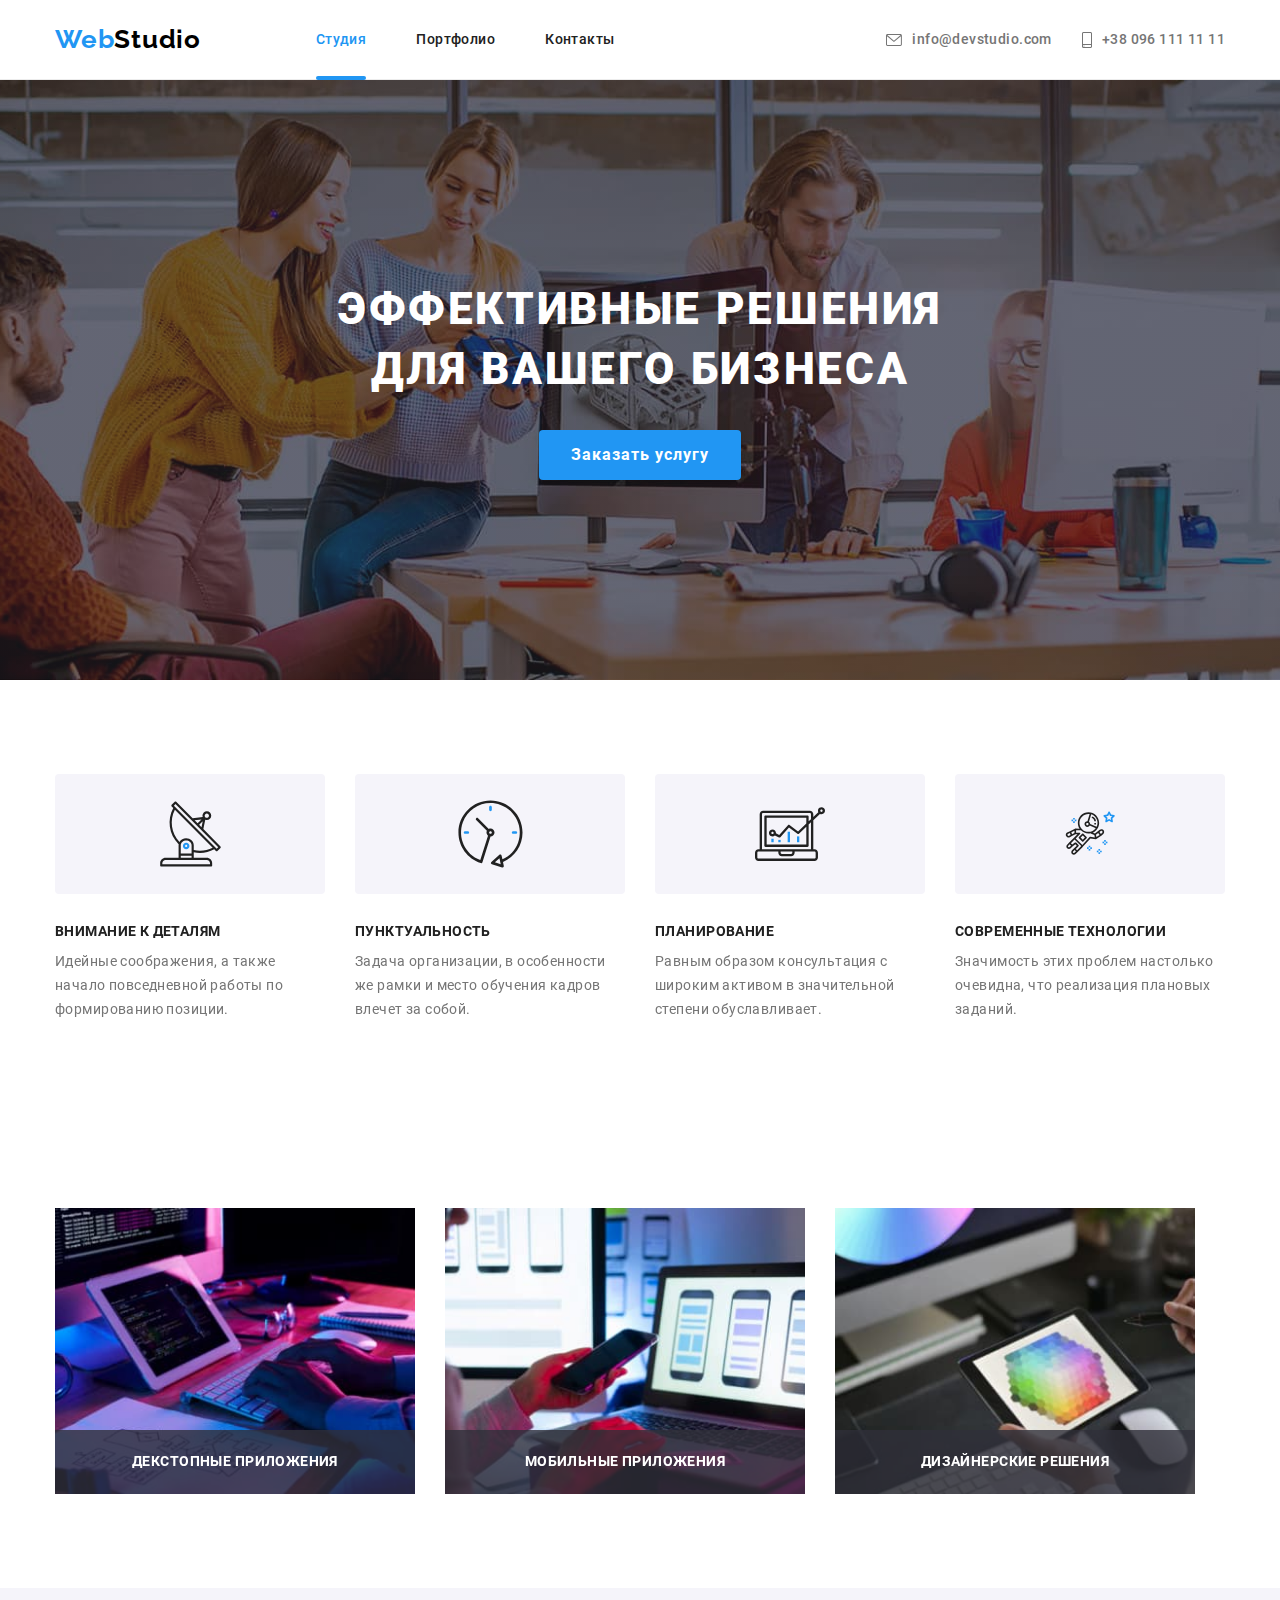
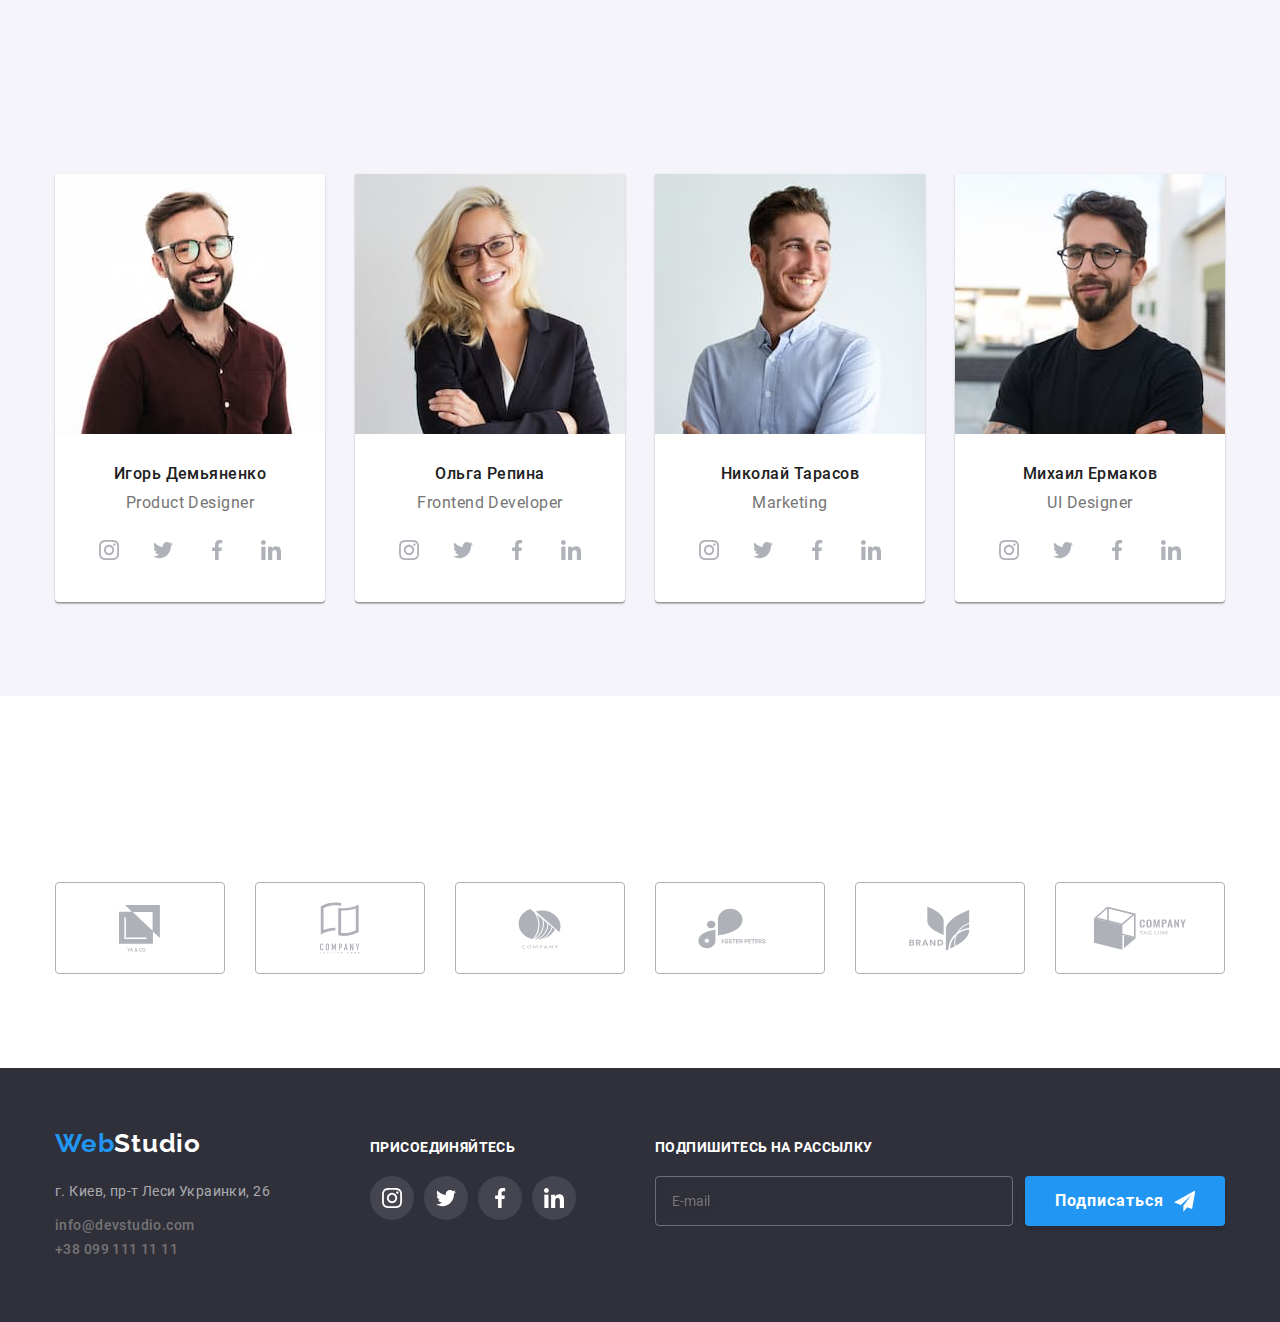
<file: index.html>
<!DOCTYPE html>
<html lang="ru">

<head>
    <meta charset="UTF-8">
    <meta http-equiv="X-UA-Compatible" content="IE=edge">
    <meta name="viewport" content="width=device-width, initial-scale=1.0">
    <title>Студия</title>
    <link rel="preconnect" href="https://fonts.googleapis.com">
    <link rel="preconnect" href="https://fonts.gstatic.com" crossorigin>
   
  
    <link rel="stylesheet"
        href="https://cdnjs.cloudflare.com/ajax/libs/modern-normalize/1.1.0/modern-normalize.min.css">
    <link rel="stylesheet" href="./css/main.min.css" />
    <link rel="stylesheet" href="https://cdnjs.cloudflare.com/ajax/libs/animate.css/4.1.1/animate.min.css" />
    <link href="https://unpkg.com/aos@2.3.1/dist/aos.css" rel="stylesheet">
</head>

<body>

    <!--Шапка сайта-->
    <header class="header">
        <div class="container">


            <a href="/" class="logo" lang="en">Web<span class="logo--color-black" lang="en">Studio</span>
            </a>
            <!--Навигация-->

            <nav>
                <ul class="nav list">
                    <li class="nav__item"><a href="" class="nav__link nav__link--current">Студия</a>
                        <div class="nav__line"></div>
                    </li>
                    <li class="nav__item"><a href="./portfolio.html" class="nav__link ">Портфолио</a>
                        <div class="nav__line"></div>
                    </li>
                    <li class="nav__item"><a href="" class="nav__link">Контакты</a>
                        <div class="nav__line"></div>
                    </li>

                </ul>
            </nav>


            <ul class="contact list">
                <li class="contact__item"><a href="mailto:info@devstudio.com" class="contact__link"><svg
                            class="contact__icon" width="16" height="12">
                            <use href="./images/icons.svg#icon-envelope-hover"></use>
                        </svg>info@devstudio.com</a></li>
                <li class="contact__item"><a href="tel:+380961111111" class="contact__link"><svg class="contact__icon"
                            width="10" height="16">
                            <use href="./images/icons.svg#icon-smartphone"></use>
                        </svg>+38 096 111 11 11</a></li>
            </ul>
        </div>

    </header>
    <div class="container"></div>
    <main>
        <!--Heroy-->

        <section class="hero">
            <div class="container">
                <h1 class="hero__title animate__animated animate__swing">
                    Эффективные решения для вашего бизнеса
                </h1>
                <button type="button" class="hero__btn btn" data-modal-open>Заказать услугу</button>


            </div>
        </section>

        <!--Наши преимущества-->
        <section class="feature section">
            <div class="container">
                <!--Заголовок под скрытие-->
                <h2 class="visually-hidden">Наши преимущества</h2>

                <ul class="feature__list list" data-aos="fade-up">
                    <li class="feature__item">
                        <div class="feature__wrap">
                            <svg class="feature__icon" width="65" height="70">
                                <use href="./images/icons.svg#icon-antenna-1"></use>
                            </svg>
                        </div>
                        <h3 class="feature__title">Внимание к деталям</h3>
                        <p class="feature__article">Идейные соображения, а также начало повседневной работы по
                            формированию позиции.</p>

                    </li>

                    <li class="feature__item">
                        <div class="feature__wrap">
                            <svg class="feature__icon" width="67" height="70">
                                <use href="./images/icons.svg#icon-clock-1"></use>
                            </svg>
                        </div>
                        <h3 class="feature__title">Пунктуальность</h3>
                        <p class="feature__article">Задача организации, в особенности же рамки и место обучения кадров
                            влечет за собой.</p>

                    </li>

                    <li class="feature__item">
                        <div class="feature__wrap">
                            <svg class="feature__icon" width="70" height="70">
                                <use href="./images/icons.svg#icon-diagram-1"></use>
                            </svg>
                        </div>
                        <h3 class="feature__title">Планирование</h3>
                        <p class="feature__article">Равным образом консультация с широким активом в значительной степени
                            обуславливает.</p>

                    </li>

                    <li class="feature__item">
                        <div class="feature__wrap">
                            <svg class="feature__icon" width="55" height="61">
                                <use href="./images/icons.svg#icon-astronaut-1"></use>
                            </svg>
                        </div>
                        <h3 class="feature__title">Современные технологии</h3>
                        <p class="feature__article">Значимость этих проблем настолько очевидна, что реализация плановых
                            заданий.</p>

                    </li>
                </ul>

            </div>
        </section>
        <!--Чем мы занимаемся?-->
        <section class="work section">
            <div class="container">
                <h2 class="section__title" data-aos="fade-up">
                    Чем мы занимаемся
                </h2>
                <ul class="work__list list">
                    <li class="work__item">
                        <div class="work__wrap">
                            <img src="./images/box1.jpg" alt="example-1" width="370">
                            <p class="work__title">Декстопные приложения
                            </p>
                        </div>
                    </li>

                    <li class="work__item">
                        <div class="work__wrap">
                            <img src="./images/box2.jpg" alt="example-2" width="370">
                            <p class="work__title">Мобильные приложения
                            </p>
                        </div>
                    </li>
                    <li class="work__item">
                        <div class="work__wrap">
                            <img src="./images/box3.jpg" alt="example-3" width="370">
                            <p class="work__title">Дизайнерские решения
                            </p>
                        </div>
                    </li>
                </ul>
            </div>

        </section>
        <!--Наша команда-->

        <section class="team section">
            <div class="container">
                <h2 class="section__title" data-aos="fade-up">
                    Наша команда
                </h2>
                <ul class="team__list list">
                    <li class="team__item">
                        <img src="./images/img.jpg" alt="" width="270">
                        <div class="team__wrap">
                            <h3 class="team__title">Игорь Демьяненко</h3>
                            <p lang="en" class="team__text">Product Designer</p>
                            <ul class="soc__list soc__list--margin-top list">
                                <li class="soc__item">
                                    <a href="" class="soc__link">
                                        <svg class="soc__icon soc__icon--color-grey" width="20" height="20">
                                            <use href="./images/icons.svg#icon-instagram-footer-1">

                                            </use>
                                        </svg></a>
                                </li>
                                <li class="soc__item">
                                    <a href="" class="soc__link">
                                        <svg class="soc__icon soc__icon--color-grey" width="20" height="20">
                                            <use href="./images/icons.svg#icon-twitter-footer-2">

                                            </use>
                                        </svg></a>
                                </li>
                                <li class="soc__item">
                                    <a href="" class="soc__link">
                                        <svg class="soc__icon soc__icon--color-grey" width="20" height="20">
                                            <use href="./images/icons.svg#icon-facebook-footer-3">

                                            </use>
                                        </svg></a>
                                </li>
                                <li class="soc__item">
                                    <a href="" class="soc__link">
                                        <svg class="soc__icon soc__icon--color-grey" width="20" height="20">
                                            <use href="./images/icons.svg#icon-linkedin-footer-4">

                                            </use>
                                        </svg></a>
                                </li>
                            </ul>
                        </div>
                    </li>
                    <li class="team__item">
                        <img src="./images/img1.jpg" alt="" width="270">
                        <div class="team__wrap">
                            <h3 class="team__title">Ольга Репина</h3>
                            <p lang="en" class="team__text">Frontend Developer</p>
                            <ul class="soc__list soc__list--margin-top list">
                                <li class="soc__item">
                                    <a href="" class="soc__link">
                                        <svg class="soc__icon soc__icon--color-grey" width="20" height="20">
                                            <use href="./images/icons.svg#icon-instagram-footer-1">

                                            </use>
                                        </svg></a>
                                </li>
                                <li class="soc__item">
                                    <a href="" class="soc__link">
                                        <svg class="soc__icon soc__icon--color-grey" width="20" height="20">
                                            <use href="./images/icons.svg#icon-twitter-footer-2">

                                            </use>
                                        </svg></a>
                                </li>
                                <li class="soc__item">
                                    <a href="" class="soc__link">
                                        <svg class="soc__icon soc__icon--color-grey" width="20" height="20">
                                            <use href="./images/icons.svg#icon-facebook-footer-3">

                                            </use>
                                        </svg></a>
                                </li>
                                <li class="soc__item">
                                    <a href="" class="soc__link">
                                        <svg class="soc__icon soc__icon--color-grey" width="20" height="20">
                                            <use href="./images/icons.svg#icon-linkedin-footer-4">

                                            </use>
                                        </svg></a>
                                </li>
                            </ul>
                        </div>
                    </li>
                    <li class="team__item">
                        <img src="./images/img2.jpg" alt="" width="270">
                        <div class="team__wrap">
                            <h3 class="team__title">Николай Тарасов</h3>
                            <p lang="en" class="team__text">Marketing</p>
                            <ul class="soc__list soc__list--margin-top list">
                                <li class="soc__item">
                                    <a href="" class="soc__link">
                                        <svg class="soc__icon soc__icon--color-grey" width="20" height="20">
                                            <use href="./images/icons.svg#icon-instagram-footer-1">

                                            </use>
                                        </svg></a>
                                </li>
                                <li class="soc__item">
                                    <a href="" class="soc__link">
                                        <svg class="soc__icon soc__icon--color-grey" width="20" height="20">
                                            <use href="./images/icons.svg#icon-twitter-footer-2">

                                            </use>
                                        </svg></a>
                                </li>
                                <li class="soc__item">
                                    <a href="" class="soc__link">
                                        <svg class="soc__icon soc__icon--color-grey" width="20" height="20">
                                            <use href="./images/icons.svg#icon-facebook-footer-3">

                                            </use>
                                        </svg></a>
                                </li>
                                <li class="soc__item">
                                    <a href="" class="soc__link">
                                        <svg class="soc__icon soc__icon--color-grey" width="20" height="20">
                                            <use href="./images/icons.svg#icon-linkedin-footer-4">

                                            </use>
                                        </svg></a>
                                </li>
                            </ul>
                        </div>
                    </li>
                    <li class="team__item">
                        <img src="./images/img3.jpg" alt="" width="270">
                        <div class="team__wrap">
                            <h3 class="team__title">Михаил Ермаков</h3>
                            <p lang="en" class="team__text">UI Designer</p>
                            <ul class="soc__list soc__list--margin-top list">
                                <li class="soc__item">
                                    <a href="" class="soc__link">
                                        <svg class="soc__icon soc__icon--color-grey" width="20" height="20">
                                            <use href="./images/icons.svg#icon-instagram-footer-1">

                                            </use>
                                        </svg></a>
                                </li>
                                <li class="soc__item">
                                    <a href="" class="soc__link">
                                        <svg class="soc__icon soc__icon--color-grey" width="20" height="20">
                                            <use href="./images/icons.svg#icon-twitter-footer-2">

                                            </use>
                                        </svg></a>
                                </li>
                                <li class="soc__item">
                                    <a href="" class="soc__link">
                                        <svg class="soc__icon soc__icon--color-grey" width="20" height="20">
                                            <use href="./images/icons.svg#icon-facebook-footer-3">

                                            </use>
                                        </svg></a>
                                </li>
                                <li class="soc__item">
                                    <a href="" class="soc__link">
                                        <svg class="soc__icon soc__icon--color-grey" width="20" height="20">
                                            <use href="./images/icons.svg#icon-linkedin-footer-4">

                                            </use>
                                        </svg></a>
                                </li>
                            </ul>
                        </div>
                    </li>
                </ul>


            </div>
        </section>
        <section class="client section">
            <div class="container">
                <h2 class="section__title" data-aos="fade-up">Постоянные клиенты</h2>
                <ul class="client__list list">
                    <li class="client__item">
                        <a href="" class="client__link link">
                            <svg class="client__icon" width="41" height="47">
                                <use href="./images/icons.svg#icon-client1">

                                </use>
                            </svg></a>
                    </li>
                    <li class="client__item">
                        <a href="" class="client__link link">
                            <svg class="client__icon" width="40" height="52">
                                <use href="./images/icons.svg#icon-client2">

                                </use>
                            </svg></a>
                    </li>
                    <li class="client__item">
                        <a href="" class="client__link link">
                            <svg class="client__icon" width="43" height="41">
                                <use href="./images/icons.svg#icon-client3">

                                </use>
                            </svg></a>
                    </li>
                    <li class="client__item">
                        <a href="" class="client__link link">
                            <svg class="client__icon" width="84" height="41">
                                <use href="./images/icons.svg#icon-client4">

                                </use>
                            </svg></a>
                    </li>
                    <li class="client__item">
                        <a href="" class="client__link link">
                            <svg class="client__icon" width="63" height="45">
                                <use href="./images/icons.svg#icon-client5">

                                </use>
                            </svg></a>
                    </li>
                    <li class="client__item">
                        <a href="" class="client__link link">
                            <svg class="client__icon" width="94" height="44">
                                <use href="./images/icons.svg#icon-client6">

                                </use>
                            </svg></a>
                    </li>
                </ul>
            </div>
        </section>



    </main>



    <!--Footer-->

    <footer class="footer">
        <div class="container">




            <div class="logo__wrap">
                <a href="/" class="logo" lang="en">Web<span class="logo--color-white" lang="en">Studio</span>
                </a>
                <address class="adress">
                    <ul class="contact list contact--flex contact--fonts">
                        <li class="contact__item contact__item--margin"><span>г. Киев, пр-т Леси Украинки, 26</span>
                        </li>
                        <li class="contact__item "><a href="mailto:info@devstudio.com"
                                class="contact__link">info@devstudio.com</a></li>
                        <li><a href="tel:+380991111111" class="contact__link">+38 099 111 11 11</a></li>
                    </ul>
                </address>
            </div>




            <div class="soc">
                <h3 class="soc__title">Присоединяйтесь</h3>
                <ul class="soc__list list">
                    <li class="soc__item soc__item--color-grey">
                        <a href="" class="soc__link">
                            <svg class="soc__icon soc__icon--color-white" width="20" height="20">
                                <use href="./images/icons.svg#icon-instagram-footer-1">

                                </use>
                            </svg></a>
                    </li>
                    <li class="soc__item soc__item--color-grey">
                        <a href="" class="soc__link">
                            <svg class="soc__icon soc__icon--color-white" width="20" height="20">
                                <use href="./images/icons.svg#icon-twitter-footer-2">

                                </use>
                            </svg></a>
                    </li>
                    <li class="soc__item soc__item--color-grey">
                        <a href="" class="soc__link">
                            <svg class="soc__icon soc__icon--color-white" width="20" height="20">
                                <use href="./images/icons.svg#icon-facebook-footer-3">

                                </use>
                            </svg></a>
                    </li>
                    <li class="soc__item soc__item--color-grey">
                        <a href="" class="soc__link">
                            <svg class="soc__icon soc__icon--color-white" width="20" height="20">
                                <use href="./images/icons.svg#icon-linkedin-footer-4">

                                </use>
                            </svg></a>
                    </li>
                </ul>
            </div>

            <div class="subscribe__wrap">
                <h3 class="soc__title">Подпишитесь на рассылку</h3>
                <form class="subscribe__form">

                    <input class="subscribe__input" type="email" name="subscribe-email" placeholder="E-mail">

                    <!-- кнопка -->
                    <button type="submit" class="subscribe__btn btn">Подписаться
                        <svg class="subscribe__icon" width="24" height="24">
                            <use href="./images/icons.svg#icon-icon-send"></use>
                        </svg>

                    </button>
                </form>

            </div>
        </div>


    </footer>

    <div class="backdrop is-hidden" data-modal>
        <div class="modal">

            <h3 class="modal__title">Оставьте свои данные, мы вам перезвоним</h3>
            <form class="modal__form" autocomplete="on">
                <div class="modal__wrap">
                    <label class="modal__name" for="name">Имя</label>
                    <div class="input__wrap">
                        <input class="modal__input" type="text" name="username" id="name" autofocus required />
                        <svg class="input__icon" width="18" height="18">
                            <use href="./images/icons.svg#icon-person-black-18dp-1"></use>
                        </svg>
                    </div>

                </div>

                <div class="modal__wrap">

                    <label class="modal__name" for="phone_number">Телефон</label>
                    <div class="input__wrap">
                        <input class="modal__input" type="tel" name="phone_number" id="phone_number" required />
                        <svg class="input__icon" width="18" height="18">
                            <use href="./images/icons.svg#icon-phone-black-18dp-1"></use>
                        </svg>
                    </div>
                </div>

                <div class="modal__wrap">
                    <label class="modal__name" for="email">Почта</label>
                    <div class="input__wrap">
                        <input class="modal__input" type="email" name="email" id="email" required />
                        <svg class="input__icon" width="18" height="18">
                            <use href="./images/icons.svg#icon-email-black-18dp-1">
                            </use>
                        </svg>
                    </div>
                </div>



                <label class="modal__name" for="comments">Комментарий
                    <textarea class="modal__textarea" name="comments" rows="5" placeholder="Введите текст"
                        id="comments"></textarea>
                </label>


                <div class="modal__wrap">
                    <input class="modal__check" type="checkbox" name="terms" value="terms" id="terms" />
                    <label class="modal__check-text" for="terms">
                        <span>
                            <svg class="modal__check-icon" width="11" height="8">
                                <use href="./images/icons.svg#icon-check">
                                </use>
                            </svg>
                        </span>Соглашаюсь с рассылкой и принимаю &nbsp; <a href="" class="modal__check-link">Условия
                            договора
                        </a>
                    </label>
                </div>

                <button class="modal__btn btn" type="submit">Отправить</button>
            </form>

            <button type="button" class="close__btn" data-modal-close>
                <svg class="close__btn-icon" width="11" height="11">
                    <use href="./images/icons.svg#icon-Vector-1"></use>
                </svg>
            </button>
        </div>
    </div>
    <script src="./js/modal.js"></script>
    <script src="https://unpkg.com/aos@2.3.1/dist/aos.js"></script>
    <script>
        AOS.init();
    </script>
</body>

</html>
</file>
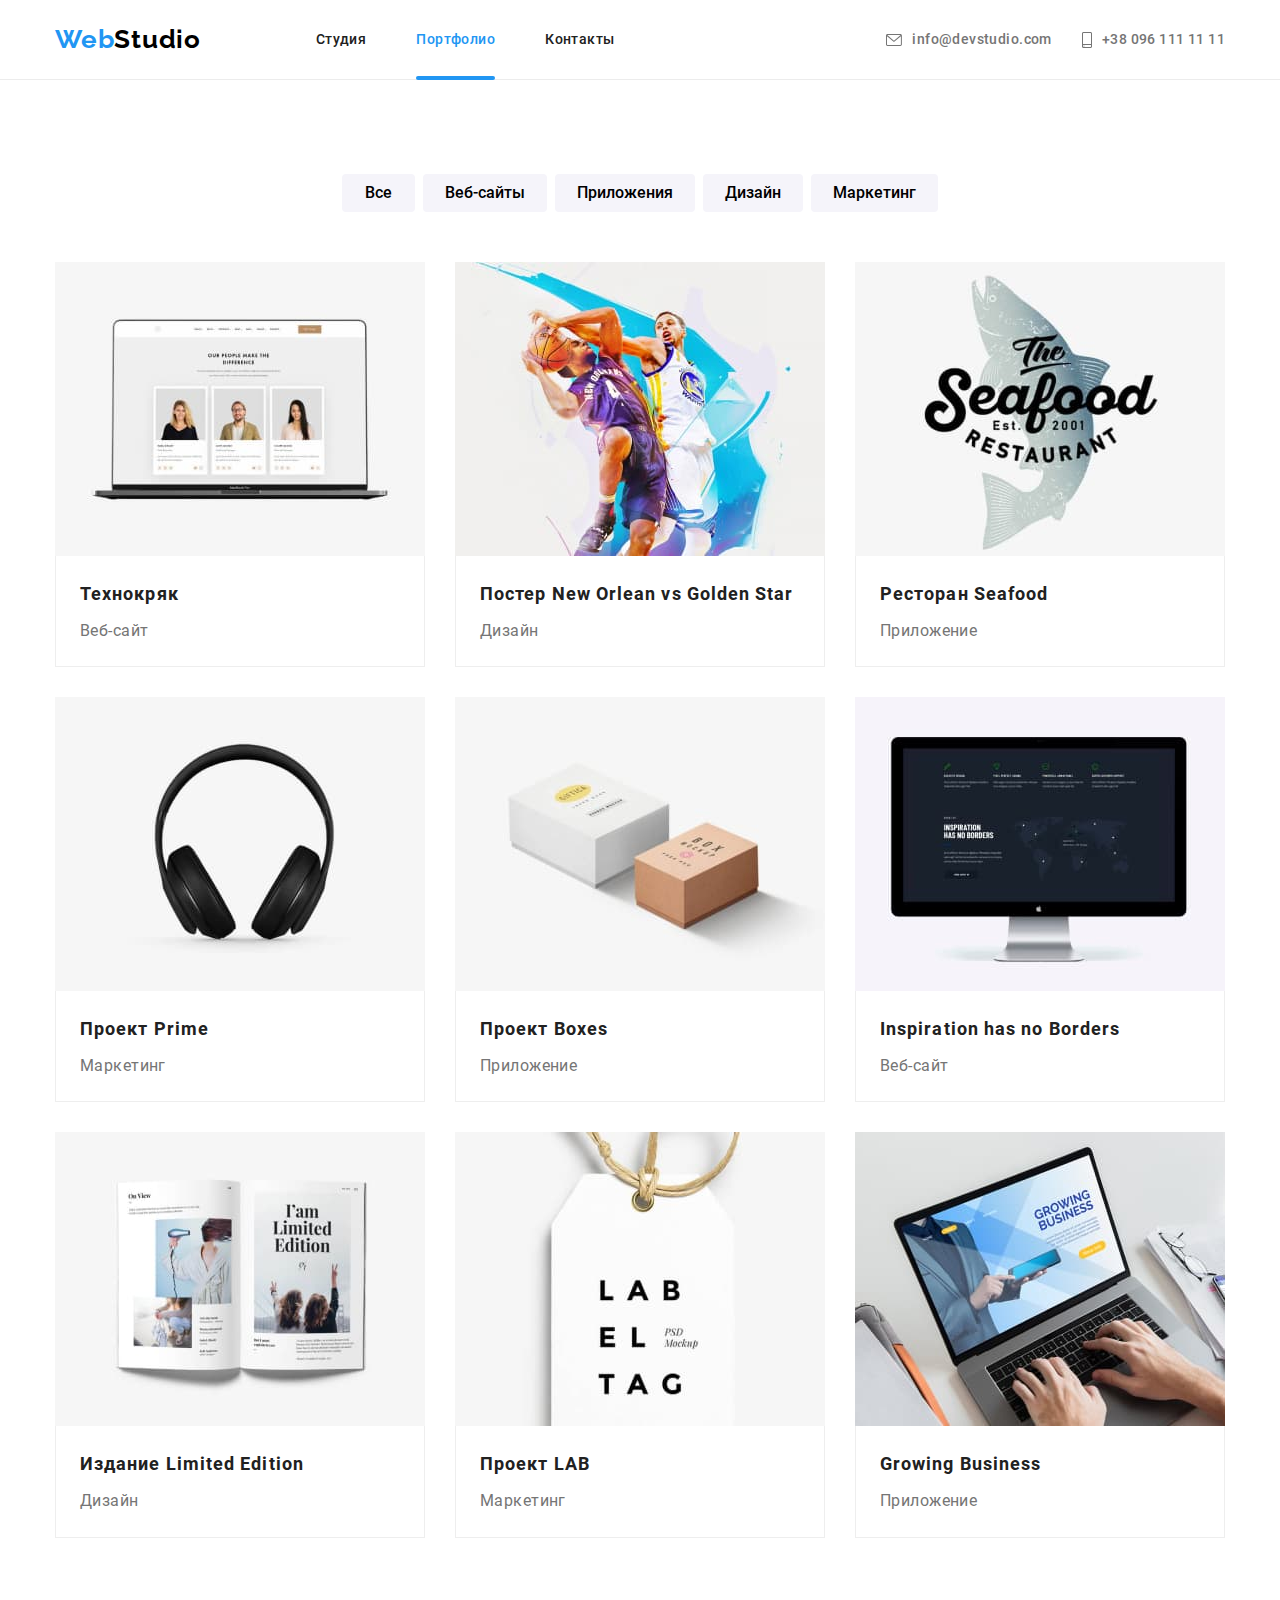
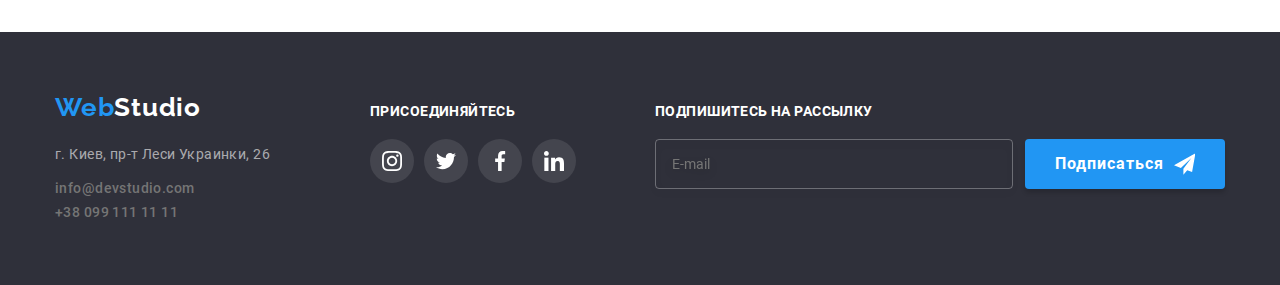
<file: portfolio.html>
<!DOCTYPE html>
<html lang="ru">

<head>
    <meta charset="UTF-8">
    <meta http-equiv="X-UA-Compatible" content="IE=edge">
    <meta name="viewport" content="width=device-width, initial-scale=1.0">
    <title>Портфолио</title>

    <link rel="preconnect" href="https://fonts.googleapis.com">
    <link rel="preconnect" href="https://fonts.gstatic.com" crossorigin>
    <link
        href="https://fonts.googleapis.com/css2?family=Montserrat:wght@400;700&family=Raleway:wght@700&family=Roboto:wght@400;500;700;900&display=swap"
        rel="stylesheet">
    <!-- Oleo Script -->
    <link rel="preconnect" href="https://fonts.googleapis.com">
    <link rel="preconnect" href="https://fonts.gstatic.com" crossorigin>
    <link
        href="https://fonts.googleapis.com/css2?family=Montserrat:wght@400;700&family=Oleo+Script:wght@400;700&family=Raleway:wght@700&family=Roboto:wght@400;500;700;900&display=swap"
        rel="stylesheet">
    <link rel="stylesheet"
        href="https://cdnjs.cloudflare.com/ajax/libs/modern-normalize/1.1.0/modern-normalize.min.css">
    <link rel="stylesheet" href="./css/main.min.css" />
    <link rel="stylesheet" href="./css/portfolio.css">
    <link rel="stylesheet" href="https://cdnjs.cloudflare.com/ajax/libs/animate.css/4.1.1/animate.min.css" />
    <link href="https://unpkg.com/aos@2.3.1/dist/aos.css" rel="stylesheet">
</head>

<body>
    <!--Шапка сайта-->
    <!--Шапка сайта-->
    <header class="header">
        <div class="container">


            <a href="/" class="logo" lang="en">Web<span class="logo--color-black" lang="en">Studio</span>
            </a>
            <!--Навигация-->

            <nav>
                <ul class="nav list">
                    <li class="nav__item"><a href="./index.html" class="nav__link">Студия</a>
                        <div class="nav__line"></div>
                    </li>
                    <li class="nav__item"><a href="./portfolio.html" class="nav__link nav__link--current ">Портфолио</a>
                        <div class="nav__line"></div>
                    </li>
                    <li class="nav__item"><a href="" class="nav__link">Контакты</a>
                        <div class="nav__line"></div>
                    </li>

                </ul>
            </nav>


            <ul class="contact list">
                <li class="contact__item"><a href="mailto:info@devstudio.com" class="contact__link"><svg
                            class="contact__icon" width="16" height="12">
                            <use href="./images/icons.svg#icon-envelope-hover"></use>
                        </svg>info@devstudio.com</a></li>
                <li class="contact__item"><a href="tel:+380961111111" class="contact__link"><svg class="contact__icon"
                            width="10" height="16">
                            <use href="./images/icons.svg#icon-smartphone"></use>
                        </svg>+38 096 111 11 11</a></li>
            </ul>
        </div>

    </header>
    <main>
        <!-- Buttons -->
        <section class="portfolio section">
            <div class="container">
                <h1 class="visually-hidden" lang="ru">Портфолио</h1>
                <ul class="portfolio__list list">
                    <li class="portfolio__item"><button type="button" class="portfolio__btn">Все</button></li>
                    <li class="portfolio__item"><button type="button" class="portfolio__btn">Веб-сайты</button></li>
                    <li class="portfolio__item"><button type="button" class="portfolio__btn">Приложения</button></li>
                    <li class="portfolio__item"><button type="button" class="portfolio__btn">Дизайн</button></li>
                    <li class="portfolio__item"><button type="button" class="portfolio__btn">Маркетинг</button></li>
                </ul>
                <!-- Projects -->

                <ul class="project__list list">
                    <li class="project__item">

                        <a class="project__link" href="">
                            <div class="project__thumb">
                                <img width="370" src="./images-porfolio/pr1.jpg" alt="laptop">
                                <div class="background__wrap">
                                    <p class="background__text" lang="ru">Ресурс предлагает комплексные предложения с
                                        разным уровнем
                                        функционала и сервисов. Все это позволит посетителю получить
                                        исчерпывающие сведения о компании или частном лице.</p>
                                </div>
                            </div>

                            <div class="project-wrap__container">
                                <h2 class="project-wrap__title">Технокряк</h2>
                                <p class="project-wrap__text">Веб-сайт</p>
                            </div>

                        </a>

                    </li>
                    <li class="project__item">

                        <a class="project__link" href="">
                            <div class="project__thumb">
                                <img width="370" src="./images-porfolio/pr2.jpg" alt="Постер New Orlean">
                                <div class="background__wrap">
                                    <p class="background__text" lang="ru">Ресурс предлагает комплексные предложения с
                                        разным уровнем
                                        функционала и
                                        сервисов. Все это позволит посетителю получить
                                        исчерпывающие сведения о компании или частном лице.</p>
                                </div>
                            </div>
                            <div class="project-wrap__container">
                                <h2 class="project-wrap__title">Постер New Orlean vs Golden Star</h2>
                                <p class="project-wrap__text">Дизайн</p>
                            </div>

                        </a>
                    </li>
                    <li class="project__item">

                        <a class="project__link" href="">
                            <div class="project__thumb">
                                <img width="370" src="./images-porfolio/pr3.jpg" alt="Ресторан Seafood">
                                <div class="background__wrap">
                                    <p class="background__text" lang="ru">Ресурс предлагает комплексные предложения с
                                        разным уровнем
                                        функционала и
                                        сервисов. Все это позволит посетителю получить
                                        исчерпывающие сведения о компании или частном лице.</p>
                                </div>
                            </div>
                            <div class="project-wrap__container">
                                <h2 class="project-wrap__title">Ресторан Seafood</h2>
                                <p class="project-wrap__text">Приложение</p>
                            </div>

                        </a>
                    </li>
                    <li class="project__item">

                        <a class="project__link" href="">
                            <div class="project__thumb">
                                <img width="370" src="./images-porfolio/pr4.jpg" alt="Проект Prime">
                                <div class="background__wrap">
                                    <p class="background__text" lang="ru">Ресурс предлагает комплексные предложения с
                                        разным уровнем
                                        функционала и
                                        сервисов. Все это позволит посетителю получить
                                        исчерпывающие сведения о компании или частном лице.</p>
                                </div>
                            </div>
                            <div class="project-wrap__container">
                                <h2 class="project-wrap__title">Проект Prime</h2>
                                <p class="project-wrap__text">Маркетинг</p>
                            </div>

                        </a>
                    </li>
                    <li class="project__item">

                        <a class="project__link" href="">
                            <div class="project__thumb">
                                <img width="370" src="./images-porfolio/pr5.jpg" alt="Проект Boxes">
                                <div class="background__wrap">
                                    <p class="background__text" lang="ru">Ресурс предлагает комплексные предложения с
                                        разным уровнем
                                        функционала и
                                        сервисов. Все это позволит посетителю получить
                                        исчерпывающие сведения о компании или частном лице.</p>
                                </div>
                            </div>
                            <div class="project-wrap__container">
                                <h2 class="project-wrap__title">Проект Boxes</h2>
                                <p class="project-wrap__text">Приложение</p>
                            </div>

                        </a>
                    </li>
                    <li class="project__item">

                        <a class="project__link" href="">
                            <div class="project__thumb">
                                <img width="370" src="./images-porfolio/pr6.jpg" alt="Inspiration has no Borders">
                                <div class="background__wrap">
                                    <p class="background__text" lang="ru">Ресурс предлагает комплексные предложения с
                                        разным уровнем
                                        функционала и
                                        сервисов. Все это позволит посетителю получить
                                        исчерпывающие сведения о компании или частном лице.</p>
                                </div>
                            </div>
                            <div class="project-wrap__container">
                                <h2 class="project-wrap__title">Inspiration has no Borders</h2>
                                <p class="project-wrap__text">Веб-сайт</p>
                            </div>

                        </a>
                    </li>
                    <li class="project__item">

                        <a class="project__link" href="">
                            <div class="project__thumb">
                                <img width="370" src="./images-porfolio/pr7.jpg" alt="Издание Limited Edition">

                                <div class="background__wrap">
                                    <p class="background__text" lang="ru">Ресурс предлагает комплексные предложения с
                                        разным уровнем
                                        функционала и
                                        сервисов. Все это позволит посетителю получить
                                        исчерпывающие сведения о компании или частном лице.</p>
                                </div>
                            </div>
                            <div class="project-wrap__container">
                                <h2 class="project-wrap__title">Издание Limited Edition</h2>
                                <p class="project-wrap__text">Дизайн</p>
                            </div>

                        </a>
                    </li>
                    <li class="project__item">

                        <a class="project__link" href="">
                            <div class="project__thumb">
                                <img width="370" src="./images-porfolio/pr8.jpg" alt="Проект LAB">
                                <div class="background__wrap">
                                    <p class="background__text" lang="ru">Ресурс предлагает комплексные предложения с
                                        разным уровнем
                                        функционала и
                                        сервисов. Все это позволит посетителю получить
                                        исчерпывающие сведения о компании или частном лице.</p>
                                </div>
                            </div>
                            <div class="project-wrap__container">
                                <h2 class="project-wrap__title">Проект LAB</h2>
                                <p class="project-wrap__text">Маркетинг</p>
                            </div>

                        </a>
                    </li>
                    <li class="project__item">

                        <a class="project__link" href="">
                            <div class="project__thumb">
                                <img width="370" src="./images-porfolio/pr9.jpg" alt="Growing Business">
                                <div class="background__wrap">
                                    <p class="background__text" lang="ru">Ресурс предлагает комплексные предложения с
                                        разным уровнем
                                        функционала и
                                        сервисов. Все это позволит посетителю получить
                                        исчерпывающие сведения о компании или частном лице.</p>
                                </div>
                            </div>
                            <div class="project-wrap__container">
                                <h2 class="project-wrap__title" lang="en">Growing Business</h2>
                                <p class="project-wrap__text">Приложение</p>
                            </div>

                        </a>
                    </li>
                </ul>
            </div>
        </section>
    </main>

    <!--Footer-->

<!--Footer-->

<footer class="footer">
    <div class="container">




        <div class="logo__wrap">
            <a href="/" class="logo" lang="en">Web<span class="logo--color-white" lang="en">Studio</span>
            </a>
            <address class="adress">
                <ul class="contact list contact--flex contact--fonts">
                    <li class="contact__item contact__item--margin"><span>г. Киев, пр-т Леси Украинки, 26</span>
                    </li>
                    <li class="contact__item "><a href="mailto:info@devstudio.com"
                            class="contact__link">info@devstudio.com</a></li>
                    <li><a href="tel:+380991111111" class="contact__link">+38 099 111 11 11</a></li>
                </ul>
            </address>
        </div>




        <div class="soc">
            <h3 class="soc__title">Присоединяйтесь</h3>
            <ul class="soc__list list">
                <li class="soc__item soc__item--color-grey">
                    <a href="" class="soc__link">
                        <svg class="soc__icon soc__icon--color-white" width="20" height="20">
                            <use href="./images/icons.svg#icon-instagram-footer-1">

                            </use>
                        </svg></a>
                </li>
                <li class="soc__item soc__item--color-grey">
                    <a href="" class="soc__link">
                        <svg class="soc__icon soc__icon--color-white" width="20" height="20">
                            <use href="./images/icons.svg#icon-twitter-footer-2">

                            </use>
                        </svg></a>
                </li>
                <li class="soc__item soc__item--color-grey">
                    <a href="" class="soc__link">
                        <svg class="soc__icon soc__icon--color-white" width="20" height="20">
                            <use href="./images/icons.svg#icon-facebook-footer-3">

                            </use>
                        </svg></a>
                </li>
                <li class="soc__item soc__item--color-grey">
                    <a href="" class="soc__link">
                        <svg class="soc__icon soc__icon--color-white" width="20" height="20">
                            <use href="./images/icons.svg#icon-linkedin-footer-4">

                            </use>
                        </svg></a>
                </li>
            </ul>
        </div>

        <div class="subscribe__wrap">
            <h3 class="soc__title">Подпишитесь на рассылку</h3>
            <form class="subscribe__form">

                <input class="subscribe__input" type="email" name="subscribe-email" placeholder="E-mail">

                <!-- кнопка -->
                <button type="submit" class="subscribe__btn btn">Подписаться
                    <svg class="subscribe__icon" width="24" height="24">
                        <use href="./images/icons.svg#icon-icon-send"></use>
                    </svg>

                </button>
            </form>

        </div>
    </div>


</footer>

    <script src="https://unpkg.com/aos@2.3.1/dist/aos.js"></script>
    <script>
        AOS.init();
    </script>
</body>

</html>
</file>
<file: css/portfolio.css>
/* стили для portfolio.html */


/* Buttons */






/*  Projects */
</file>
<file: css/main.min.css>
@font-face{font-family:"Roboto";font-style:normal;font-weight:400;src:url("../fonts/roboto-v30-latin_cyrillic-regular.eot");src:local(""),url("../fonts/roboto-v30-latin_cyrillic-regular.eot?#iefix") format("embedded-opentype"),url("../fonts/roboto-v30-latin_cyrillic-regular.woff2") format("woff2"),url("../fonts/roboto-v30-latin_cyrillic-regular.woff") format("woff"),url("../fonts/roboto-v30-latin_cyrillic-regular.ttf") format("truetype"),url("../fonts/roboto-v30-latin_cyrillic-regular.svg#Roboto") format("svg")}@font-face{font-family:"Roboto";font-style:normal;font-weight:500;src:url("../fonts/roboto-v30-latin_cyrillic-500.eot");src:local(""),url("../fonts/roboto-v30-latin_cyrillic-500.eot?#iefix") format("embedded-opentype"),url("../fonts/roboto-v30-latin_cyrillic-500.woff2") format("woff2"),url("../fonts/roboto-v30-latin_cyrillic-500.woff") format("woff"),url("../fonts/roboto-v30-latin_cyrillic-500.ttf") format("truetype"),url("../fonts/roboto-v30-latin_cyrillic-500.svg#Roboto") format("svg")}@font-face{font-family:"Roboto";font-style:normal;font-weight:700;src:url("../fonts/roboto-v30-latin_cyrillic-700.eot");src:local(""),url("../fonts/roboto-v30-latin_cyrillic-700.eot?#iefix") format("embedded-opentype"),url("../fonts/roboto-v30-latin_cyrillic-700.woff2") format("woff2"),url("../fonts/roboto-v30-latin_cyrillic-700.woff") format("woff"),url("../fonts/roboto-v30-latin_cyrillic-700.ttf") format("truetype"),url("../fonts/roboto-v30-latin_cyrillic-700.svg#Roboto") format("svg")}@font-face{font-family:"Roboto";font-style:normal;font-weight:900;src:url("../fonts/roboto-v30-latin_cyrillic-900.eot");src:local(""),url("../fonts/roboto-v30-latin_cyrillic-900.eot?#iefix") format("embedded-opentype"),url("../fonts/roboto-v30-latin_cyrillic-900.woff2") format("woff2"),url("../fonts/roboto-v30-latin_cyrillic-900.woff") format("woff"),url("../fonts/roboto-v30-latin_cyrillic-900.ttf") format("truetype"),url("../fonts/roboto-v30-latin_cyrillic-900.svg#Roboto") format("svg")}@font-face{font-family:"Raleway";font-style:normal;font-weight:400;src:url("../fonts/raleway-v27-latin_cyrillic-regular.eot");src:local(""),url("../fonts/raleway-v27-latin_cyrillic-regular.eot?#iefix") format("embedded-opentype"),url("../fonts/raleway-v27-latin_cyrillic-regular.woff2") format("woff2"),url("../fonts/raleway-v27-latin_cyrillic-regular.woff") format("woff"),url("../fonts/raleway-v27-latin_cyrillic-regular.ttf") format("truetype"),url("../fonts/raleway-v27-latin_cyrillic-regular.svg#Raleway") format("svg")}@font-face{font-family:"Raleway";font-style:normal;font-weight:700;src:url("../fonts/raleway-v27-latin_cyrillic-700.eot");src:local(""),url("../fonts/raleway-v27-latin_cyrillic-700.eot?#iefix") format("embedded-opentype"),url("../fonts/raleway-v27-latin_cyrillic-700.woff2") format("woff2"),url("../fonts/raleway-v27-latin_cyrillic-700.woff") format("woff"),url("../fonts/raleway-v27-latin_cyrillic-700.ttf") format("truetype"),url("../fonts/raleway-v27-latin_cyrillic-700.svg#Raleway") format("svg")}:root{--primary-text-color: #757575;--title-text-color: #212121;--text-wh-color: #FFFFFF;--text-bl-color: #2196F3;--accent-color: #2196F3;--footer-contacts-color: rgba(255, 255, 255, 0.6);--primary-bg-color: #2196F3;--primary-bg-white-color: #FFFFFF;--primary-bg-grey-color: #2F303A;--primary-bg-btn-color: #F5F4FA;--typical-magrin: 50px}p,h1,h2,h3,h4,h5,h6{margin:0}ul{margin:0;padding-left:0}img{display:block;max-width:100%;height:auto}body{font-family:"Roboto","Oleo Script","sans-serif";font-size:14px;line-height:1.71;letter-spacing:.03em;background:var(--primary-bg-white-color);color:var(--primary-text-color)}a{text-decoration:none}.list{list-style:none;padding:0;margin:0}.container{width:1200px;padding-left:15px;padding-right:15px;margin:0 auto}.footer .container{display:flex;justify-content:center;align-items:flex-start}.visually-hidden{position:absolute;white-space:nowrap;width:1px;height:1px;overflow:hidden;border:0;padding:0;clip:rect(0 0 0 0);clip-path:inset(50%);margin:-1px}.is-hidden{opacity:0;visibility:hidden;pointer-events:none}.subscribe__btn{background:var(--accent-color);box-shadow:0px 4px 4px rgba(0,0,0,.15);border-radius:4px;width:200px;height:50px;line-height:1.88;font-size:16px;font-weight:700;align-items:center;text-align:center;letter-spacing:.06em;display:flex;padding:10px 30px;color:var(--text-wh-color);border:0;transition:background-color 250ms cubic-bezier(0.4, 0, 0.2, 1);cursor:pointer}.subscribe__btn:hover{background:#188ce8}.subscribe__input{background-color:rgba(0,0,0,0);width:358px;height:50px;border:1px solid rgba(255,255,255,.3);filter:drop-shadow(0px 4px 4px rgba(0, 0, 0, 0.15));border-radius:4px;color:var(--text-wh-color);padding:15px 16px;margin-right:12px;transition:border-color 250ms cubic-bezier(0.4, 0, 0.2, 1)}.subscribe__input:focus{outline:1px solid var(--primary-bg-white-color)}.subscribe__input:focus::placeholder{color:var(--text-wh-color)}.subscribe__icon{fill:#fff;margin-left:10px}.subscribe__form{display:flex;justify-content:center;align-items:center}.subscribe__wrap{margin-left:auto;margin-right:0}.section{padding:94px 0}.section__title{font-weight:700;font-size:36px;line-height:1.17;letter-spacing:.03em;color:var(--title-text-color);margin-bottom:50px;text-align:center}.work.section{padding-top:0}.logo{font-family:"Raleway","Oleo Script","sans";font-weight:700;font-size:26px;line-height:1.19;letter-spacing:.03em;margin-right:93px;color:var(--accent-color)}.logo--color-black{color:#000}.logo--color-white{color:var(--text-wh-color)}.logo__wrap{margin-right:70px}header .container{display:flex;align-items:center;justify-content:space-between}header{border-bottom:1px solid #ececec}.nav{display:flex;align-items:center;margin-right:250px}.nav__link{font-weight:500;color:var(--title-text-color);padding-top:32px;padding-bottom:32px;padding-top:32px;display:block;line-height:1.1;transition:color 250ms cubic-bezier(0.4, 0, 0.2, 1);position:relative}.nav__link:hover,.nav__link:focus{color:var(--accent-color)}.nav__link--current::after{position:absolute;bottom:-1px;left:0;content:"";width:100%;height:4px;background:currentColor;border-radius:2px}.nav__item:not(:last-child){margin-right:50px}.nav__link--current{color:var(--primary-bg-color)}.contact{display:flex}.contact--fonts{color:rgba(255,255,255,.6);font-style:normal;transition:color 250ms cubic-bezier(0.4, 0, 0.2, 1)}.contact--flex{display:flex;flex-direction:column}.contact__link{display:flex;align-items:center;transition:color 250ms cubic-bezier(0.4, 0, 0.2, 1);font-weight:500;color:var(--primary-text-color)}.contact__link:hover,.contact__link:focus{color:var(--text-bl-color)}.contact__icon{margin-right:10px;fill:#757575}.contact__link:hover .contact__icon__icon{fill:currentColor}.contact.list .contact__item:not(:last-child){margin-right:30px}.contact__item--margin{margin-top:20px;margin-bottom:10px}.footer{background-color:var(--primary-bg-grey-color);padding-top:60px;padding-bottom:60px}.soc__title{font-size:14px;line-height:1.14;text-transform:uppercase;color:var(--text-wh-color);font-weight:700;margin-bottom:20px;margin-top:12px}.soc__list.list{display:flex;justify-content:center;align-items:center;gap:10px}.soc__list--margin-top{margin-top:16px}.soc__item{display:flex;align-items:center;border-radius:50%;width:44px;height:44px}.soc__item--color-grey{background:rgba(255,255,255,.1)}.soc__link{display:flex;justify-content:center;align-items:center;width:100%;height:100%;border-radius:50%;transition:background-color 250ms cubic-bezier(0.4, 0, 0.2, 1)}.soc__icon--color-white{fill:#fff}.soc__icon--color-grey{fill:#afb1b8}.soc__link:hover,.soc__link:focus{background-color:var(--accent-color);border-radius:50%}.soc__link:hover .soc__icon,.soc__link:focus .soc__icon{fill:#fff}.hero{background-image:linear-gradient(rgba(47, 48, 58, 0.4), rgba(47, 48, 58, 0.4)),url(../images/background-hero.jpg);background-repeat:no-repeat;background-position:center;background-size:cover;padding-top:200px;padding-bottom:200px;text-align:center;max-width:1600px;margin:0 auto}.hero__title{font-weight:900;font-size:44px;line-height:1.36;letter-spacing:.06em;text-transform:uppercase;text-align:center;color:var(--primary-bg-white-color);max-width:696px;margin-bottom:30px;margin-left:auto;margin-right:auto}.btn:hover{background:#188ce8;box-shadow:0px 4px 4px rgba(0,0,0,.15)}.hero__btn{font-family:inherit;font-weight:700;font-size:16px;line-height:1.88;letter-spacing:.06em;color:var(--text-wh-color);background:var(--accent-color);box-shadow:0px 4px 4px rgba(0,0,0,.15);border-radius:4px;cursor:pointer;min-width:200px;height:50px;padding-left:32px;padding-right:32px;border:0;transition:background-color 250ms cubic-bezier(0.4, 0, 0.2, 1)}.close__btn{position:absolute;right:8px;top:8px;width:30px;height:30px;background:#fff;border:1px solid rgba(0,0,0,.1);border-radius:50%;display:flex;justify-content:center;align-items:center;cursor:pointer}.close__btn:hover{fill:var(--accent-color)}.modal__btn{font-family:inherit;font-size:16px;font-weight:700;line-height:1.88;letter-spacing:.06em;color:var(--text-wh-color);background:var(--accent-color);box-shadow:0px 4px 4px rgba(0,0,0,.15);border-radius:4px;cursor:pointer;width:200px;height:50px;padding-left:32px;padding-right:32px;border:0;transition:background-color 250ms cubic-bezier(0.4, 0, 0.2, 1);font-weight:700;display:block;margin:0 auto}.portfolio__btn{display:inline-block;font-family:inherit;font-weight:500;font-size:16px;line-height:1.62;min-width:73px;border:0;padding:6px 22px;background:#f5f4fa;border-radius:4px;transition:background-color 250ms cubic-bezier(0.4, 0, 0.2, 1),color 250ms cubic-bezier(0.4, 0, 0.2, 1),box-shadow 250ms cubic-bezier(0.4, 0, 0.2, 1)}.portfolio__btn:hover,.portfolio__btn:focus{font-weight:500;font-size:16px;line-height:1.62;color:var(--text-wh-color);background:var(--primary-bg-color);cursor:pointer;box-shadow:0px 3px 1px rgba(0,0,0,.1),0px 1px 2px rgba(0,0,0,.08),0px 2px 2px rgba(0,0,0,.12);border-radius:4px}.feature__list{display:flex;justify-content:center;gap:30px}.feature__wrap{display:flex;justify-content:center;align-items:center;background:#f5f4fa;border-radius:4px;height:120px;margin-bottom:30px}.feature__title{font-weight:700;font-size:14px;line-height:1.14;letter-spacing:.03em;text-transform:uppercase;color:var(--title-text-color);margin-bottom:10px}.feature__item{flex-basis:calc((100% - 90px)/4)}.work__list{text-align:center;display:flex}.work__item{flex-basis:calc((100% - 90px)/3)}.work__item:not(:last-child){margin-right:30px}.work__wrap{position:relative}.work__title{position:absolute;bottom:0;width:100%;padding:24px;display:flex;justify-content:center;align-content:center;line-height:1.14;font-weight:700;letter-spacing:.03em;text-transform:uppercase;color:var(--text-wh-color);background:rgba(47,48,58,.8)}.team{background-color:#f5f4fa}.team__list{display:flex;justify-content:center;text-align:center;margin-right:-30px}.team__item{flex-basis:calc((100% - 120px)/4);margin-right:30px;background-color:#fff;box-shadow:0px 1px 3px rgba(0,0,0,.12),0px 1px 1px rgba(0,0,0,.14),0px 2px 1px rgba(0,0,0,.2);border-radius:0px 0px 4px 4px}.team__item:not(:last-child){margin-right:30px}.team__title{font-weight:500;font-size:16px;line-height:1.19;letter-spacing:.03em;color:var(--title-text-color);margin-bottom:10px}.team__text{font-size:16px;line-height:1.19;letter-spacing:.03em}.team__wrap{padding-top:30px;padding-bottom:30px}.client__list{display:flex;gap:30px;flex-wrap:wrap}.client__link{display:flex;justify-content:center;align-items:center;border:1px solid #afb1b8;border-radius:4px;width:100%;height:100%;transition:border 250ms cubic-bezier(0.4, 0, 0.2, 1)}.client__link:hover,.client__link:focus{border:1px solid #2196f3;border-radius:4px}.client__icon{fill:#afb1b8;transition:fill 250ms cubic-bezier(0.4, 0, 0.2, 1)}.client__link:hover .client__icon{fill:var(--accent-color)}.client__item{flex-basis:calc((100% - 150px)/6);height:92px}.backdrop{position:fixed;top:0;width:100%;height:100%;background:rgba(0,0,0,.2);transition:opacity 250ms cubic-bezier(0.4, 0, 0.2, 1)}.backdrop.is-hidden .modal{transform:translate(-50%, -50%) scale(0)}.modal{position:absolute;left:50%;top:50%;transform:translate(-50%, -50%) scale(1);width:528px;min-height:581px;background:#fff;border-radius:4px;box-shadow:0px 1px 3px rgba(0,0,0,.12),0px 1px 1px rgba(0,0,0,.14),0px 2px 1px rgba(0,0,0,.2);transition:transform 250ms cubic-bezier(0.4, 0, 0.2, 1);padding:40px}.modal__title{font-weight:700;font-size:20px;line-height:1.15;text-align:center;letter-spacing:.03em;color:#212121;margin-bottom:12px}.modal__input{border:1px solid rgba(33,33,33,.2);border-radius:4px;width:100%;height:40px;background-color:rgba(0,0,0,0);padding:12px 42px}.modal__name{font-size:12px;line-height:1.16;letter-spacing:.01em;color:#757575;margin-bottom:4px}.modal__wrap{margin-bottom:10px;position:relative}.input__wrap{position:relative}.input__icon{position:absolute;left:12px;top:50%;transform:translateY(-50%)}.modal__input:focus,.modal__textarea:focus{outline:1px solid var(--accent-color)}.modal__input:focus+.input__icon{fill:var(--accent-color)}.modal__textarea{border:1px solid rgba(33,33,33,.2);border-radius:4px;width:100%;height:120px;background-color:rgba(0,0,0,0);margin-bottom:10px;resize:none;padding:12px 16px}.modal__textarea::placeholder{font-size:12px;line-height:14px;letter-spacing:.01em;color:rgba(117,117,117,.5)}.modal__check-link{color:var(--text-bl-color);text-decoration:underline}.modal__check-text{margin-bottom:30px;display:flex;align-items:center}.modal__check-text span{width:16px;height:15px;border:2px solid #212121;border-radius:4px;margin-right:8px;display:flex;justify-content:center;align-items:center;border-radius:2px}.modal__check{position:absolute;opacity:0}.modal__check-icon{fill:rgba(0,0,0,0)}.modal__check:checked+.modal__check-text .modal__check-icon{fill:#fff}.modal__check:focus+.modal__check-text span{border-color:var(--accent-color)}.modal__check-link:hover{text-decoration:none}.modal__check:checked+.modal__check-text span{background-color:var(--accent-color);border:0}.portfolio__list{display:flex;justify-content:center;align-content:center;margin-bottom:50px}.portfolio__item:not(:last-child){margin-right:8px}.project__list{display:flex;flex-wrap:wrap;gap:30px}.project__item{flex-basis:calc((100% - 90px)/3);transition:box-shadow 250ms cubic-bezier(0.4, 0, 0.2, 1)}.project__link:hover,.project__link:focus{display:block;box-shadow:0px 1px 1px rgba(0,0,0,.12),0px 4px 4px rgba(0,0,0,.06),1px 4px 6px rgba(0,0,0,.16)}.project__thumb{position:relative;overflow:hidden}.background__text{position:absolute;top:0;transform:translateY(100%);transition:transform 250ms cubic-bezier(0.4, 0, 0.2, 1);height:100%;color:var(--text-wh-color);font-size:18px;line-height:1.55;padding-left:24px;padding-right:24px;background:rgba(33,150,243,.9);display:flex;justify-content:center;align-items:center}.project__link:hover .background__text,.project__link:focus .background__text{transform:translateY(0)}.project-wrap__container{padding:20px 24px;border:1px solid #eee;border-top:0;min-width:370px}.project-wrap__title{font-weight:700;font-size:18px;line-height:2;letter-spacing:.06em;color:var(--title-text-color);margin-bottom:4px}.project-wrap__text{font-size:16px;line-height:1.88;color:var(--primary-text-color)}/*# sourceMappingURL=main.min.css.map */
</file>
